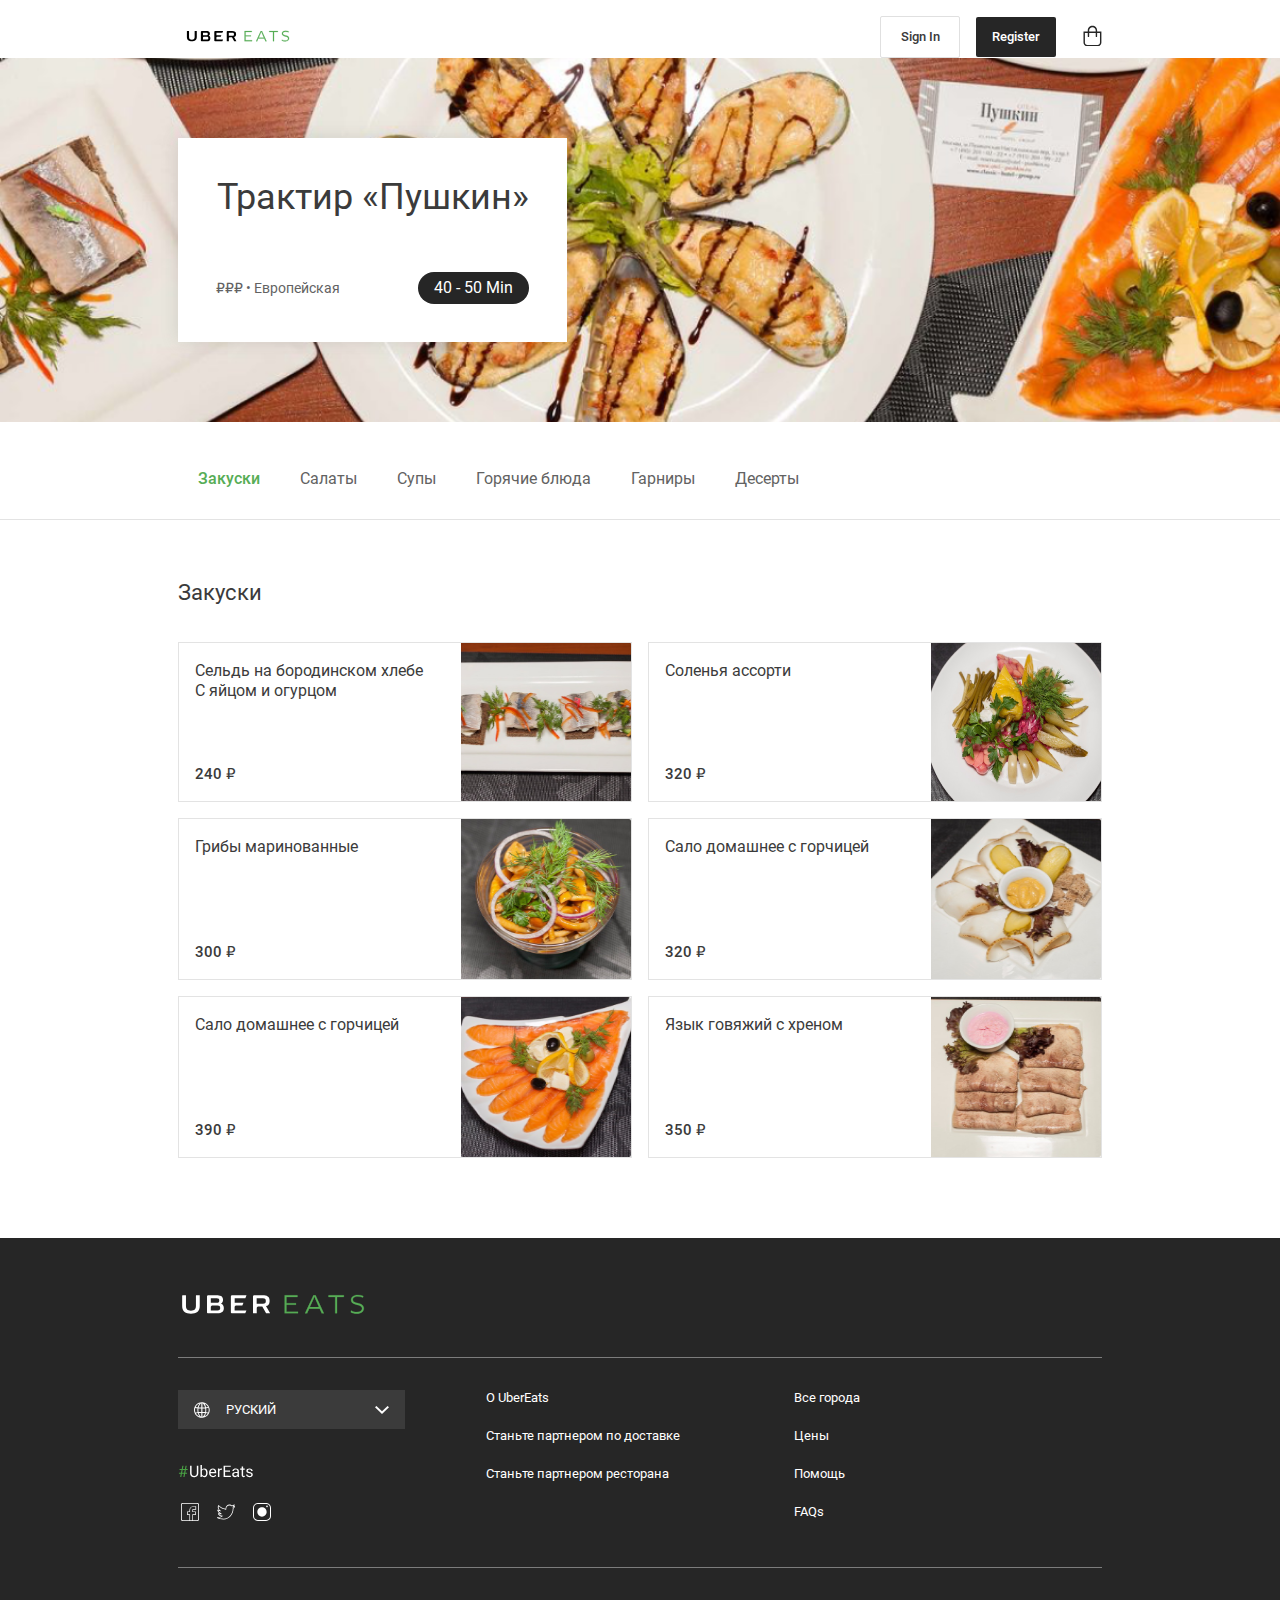
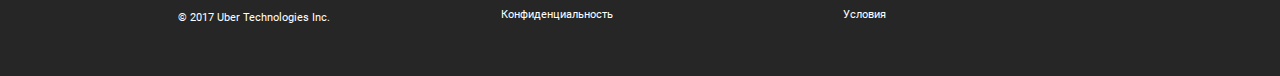
<file: index.html>
<!DOCTYPE html>
<html lang="en">
<head>
    <meta charset="UTF-8">
    <meta http-equiv="X-UA-Compatible" content="IE=edge">
    <meta name="viewport" content="width=device-width, initial-scale=1.0">
    <title>Document</title>
    <link rel="stylesheet" href="styles.css">
</head>
<body>
    <header class="header">
        <div class="header__container container">
            <a href="./index.html" class="header__logo-link">
                <img width="120" height="12" src="./img/header-logo.svg" alt="Логотип компании 'Трактир «Пушкин»'" class="header__logo" />
            </a>
            <div class="header__btns">
                <button class="header__btn header__btn--sigh-in">Sign In</button>
                <button class="header__btn header__btn--register">Register</button>
                <button class="header__cart">
                    <svg class="header__cart-icon" width="19" height="23" viewBox="0 0 19 23" fill="none" xmlns="http://www.w3.org/2000/svg">
                        <path fill-rule="evenodd" clip-rule="evenodd" d="M18.9474 6.85889H0V18.6484C0 20.8575 1.79086 22.6484 4 22.6484H14.9474C17.1565 22.6484 18.9474 20.8575 18.9474 18.6484V6.85889ZM4 21.1484C2.61929 21.1484 1.5 20.0291 1.5 18.6484V8.35889H17.4474V18.6484C17.4474 20.0291 16.3281 21.1484 14.9474 21.1484H4Z" fill="#262626" />
                        <path d="M6.01318 12.0601V5.86812C6.01318 3.95692 7.56251 2.40759 9.47371 2.40759C11.3849 2.40759 12.9342 3.95692 12.9342 5.86812V12.0601C12.9342 12.4743 13.27 12.8101 13.6842 12.8101C14.0984 12.8101 14.4342 12.4743 14.4342 12.0601V5.86812C14.4342 3.1285 12.2133 0.907593 9.47371 0.907593C6.73409 0.907593 4.51318 3.1285 4.51318 5.86812V12.0601C4.51318 12.4743 4.84897 12.8101 5.26318 12.8101C5.6774 12.8101 6.01318 12.4743 6.01318 12.0601Z" fill="#262626" />
                    </svg>
                </button>
            </div>
        </div>
        <section class="promo">
			<div class="promo__container container">
				<div class="promo__card">
					<h1 class="promo__title">Трактир «Пушкин»</h1>
					<div class="promo__info">
						<span class="promo__currency">&#8381;&#8381;&#8381; • Европейская</span>
						<span class="promo__time">40 - 50 Min</span>
					</div>
				</div>
			</div>
		</section>
    </header>
    <section class="nav">
        <h2 class="visually-hidden">Навигация</h2>
        <div class="container">
            <nav class="nav__nav">
                <ul class="nav__list">
                    <li class="nav__item">
                        <a href="#" class="nav__link nav__link--active">Закуски</a>
                    </li>
                    <li class="nav__item">
                        <a href="#" class="nav__link">Салаты</a>
                    </li>
                    <li class="nav__item">
                        <a href="#" class="nav__link">Супы</a>
                    </li>
                    <li class="nav__item">
                        <a href="#" class="nav__link">Горячие блюда</a>
                    </li>
                    <li class="nav__item">
                        <a href="#" class="nav__link">Гарниры</a>
                    </li>
                    <li class="nav__item">
                        <a href="#" class="nav__link">Десерты</a>
                    </li>
                </ul>
            </nav>
        </div>
    </section>
    <section class="menu">
        <div class="container">
            <h2 class="menu__title">Закуски</h2>
            <ul class="menu__list">
                <li class="menu__item">
                    <a href="#" class="menu__card">
                        <div class="menu__info">
                            <h3 class="menu__name">Сельдь на бородинском хлебе</h3>
                            <p class="menu__recipe">С яйцом и огурцом</p>
                            <span class="menu__price">240 &#8381;</span>
                        </div>
                        <div class="menu__img-wrapper">
                            <img width="170" height="160" src="./img/dish1.png" alt="Изображение блюда" class="menu__img" />
                        </div>
                    </a>
                </li>

                <li class="menu__item">
                    <a href="#" class="menu__card">
                        <div class="menu__info">
                            <h3 class="menu__name">Соленья ассорти</h3>
                            <span class="menu__price">320 &#8381;</span>
                        </div>
                        <div class="menu__img-wrapper">
                            <img width="170" height="160" src="./img/dish2.png" alt="Изображение блюда" class="menu__img" />
                        </div>
                    </a>
                </li>

                <li class="menu__item">
                    <a href="#" class="menu__card">
                        <div class="menu__info">
                            <h3 class="menu__name">Грибы маринованные</h3>
                            <span class="menu__price">300 &#8381;</span>
                        </div>
                        <div class="menu__img-wrapper">
                            <img width="170" height="160" src="./img/dish3.png" alt="Изображение блюда" class="menu__img" />
                        </div>
                    </a>
                </li>

                <li class="menu__item">
                    <a href="#" class="menu__card">
                        <div class="menu__info">
                            <h3 class="menu__name">Сало домашнее с горчицей</h3>
                            <span class="menu__price">320 &#8381;</span>
                        </div>
                        <div class="menu__img-wrapper">
                            <img width="170" height="160" src="./img/dish4.png" alt="Изображение блюда" class="menu__img" />
                        </div>
                    </a>
                </li>

                <li class="menu__item">
                    <a href="#" class="menu__card">
                        <div class="menu__info">
                            <h3 class="menu__name">Сало домашнее с горчицей</h3>
                            <span class="menu__price">390 &#8381;</span>
                        </div>
                        <div class="menu__img-wrapper">
                            <img width="170" height="160" src="./img/dish5.png" alt="Изображение блюда" class="menu__img" />
                        </div>
                    </a>
                </li>

                <li class="menu__item">
                    <a href="#" class="menu__card">
                        <div class="menu__info">
                            <h3 class="menu__name">Язык говяжий с хреном</h3>
                            <span class="menu__price">350 &#8381;</span>
                        </div>
                        <div class="menu__img-wrapper">
                            <img width="170" height="160" src="./img/dish6.png" alt="Изображение блюда" class="menu__img" />
                        </div>
                    </a>
                </li>
            </ul>
        </div>
    </section>
    
	<footer class="footer">
		<div class="footer__container container">
			<div class="footer__row">
				<a href="./index.html" class="footer__logo-link">
					<img width="190" height="20" src="./img/footer-logo.svg" alt="Логотип компании 'Трактир «Пушкин»'" class="footer__logo" />
				</a>
			</div>
			<div class="footer__row">
				<div class="footer__column">
					<div tabindex="1" class="footer__lang-wrapper">
						<svg class="footer__lang-icon" width="16" height="16" viewBox="0 0 16 16" fill="none" xmlns="http://www.w3.org/2000/svg">
							<path fill-rule="evenodd" clip-rule="evenodd" d="M8.33738 0.165901C8.31605 0.163493 8.29475 0.160799 8.27343 0.158103C8.20775 0.149798 8.14196 0.141479 8.0752 0.141479C8.06136 0.141479 8.04768 0.143335 8.03402 0.145186C8.02221 0.146788 8.01042 0.148387 7.99857 0.148778C7.97719 0.148387 7.95592 0.146784 7.93464 0.14518C7.91011 0.14333 7.88555 0.141479 7.86075 0.141479C3.52699 0.141479 0.00109863 3.66765 0.00109863 8.00113C0.00109863 12.3352 3.52699 15.8608 7.86075 15.8608C7.88567 15.8608 7.91035 15.859 7.93496 15.8572C7.95608 15.8557 7.97716 15.8541 7.99829 15.8538C8.01027 15.8542 8.02213 15.8557 8.03398 15.8572C8.04768 15.859 8.06136 15.8608 8.0752 15.8608C8.14546 15.8608 8.21464 15.8519 8.28375 15.8431L8.3151 15.8391L8.33738 15.8364C12.4491 15.5882 15.7204 12.1743 15.7204 8.00113C15.7204 3.82794 12.4491 0.414322 8.33738 0.165901ZM5.50791 1.54387C4.71184 2.46288 4.0651 3.78246 3.71001 5.34092C2.60573 5.22106 1.93934 5.08155 1.67071 5.01699C2.45109 3.40556 3.82691 2.16028 5.50791 1.54387ZM1.29878 5.93236C1.09247 6.58527 0.980186 7.28029 0.980186 8.00113C0.981349 8.84796 1.13993 9.6872 1.44784 10.4761C1.7625 10.4 2.4637 10.2543 3.60194 10.1308C3.48124 9.4546 3.41022 8.74302 3.41022 8.00113C3.41083 7.43445 3.45088 6.86849 3.53008 6.30737C2.2032 6.16001 1.48629 5.98288 1.29878 5.93236ZM1.87562 11.3833C2.23155 11.3075 2.86931 11.1927 3.81191 11.0942C4.18271 12.4663 4.78594 13.6258 5.50847 14.459C3.97124 13.8965 2.68363 12.8066 1.87506 11.3833H1.87562ZM4.70762 11.0103C5.21598 12.9791 6.45612 14.4396 7.29822 14.7921V10.9072C6.45612 10.9173 5.43857 10.9561 4.70762 11.0103ZM7.29822 9.92871C6.45612 9.93937 5.31001 9.9826 4.52854 10.0432C4.42103 9.39481 4.39043 8.70878 4.39043 8.00113C4.39043 7.45095 4.4011 6.91537 4.46762 6.39804C5.26117 6.46092 6.45612 6.50611 7.29822 6.51734V9.92843V9.92871ZM4.60236 5.42794C5.3552 5.48548 6.45612 5.52815 7.29822 5.53853V5.53825V1.21039C6.45612 1.58878 5.07254 3.23987 4.60236 5.42794ZM14.0255 4.96309C13.872 5.01025 13.2499 5.18373 12.0196 5.32941C11.742 3.85292 11.241 2.59481 10.5875 1.68646C12.0856 2.33573 13.3038 3.50457 14.0255 4.96281V4.96309ZM11.1121 5.42653C10.6509 3.21123 9.26313 1.54527 8.42103 1.1958V5.53881C9.26313 5.52843 10.3713 5.48548 11.1121 5.42653ZM8.42103 6.51734C9.26313 6.50639 10.4435 6.46008 11.2272 6.39495C11.2918 6.91313 11.308 7.44955 11.308 8.00113C11.308 8.70962 11.2828 9.39678 11.1784 10.046C10.4067 9.98373 9.26313 9.93881 8.42103 9.92871V6.51734ZM8.42103 10.9072V14.8067V14.807C9.26313 14.4808 10.51 13.0077 11.0097 11.0125C10.2883 10.9569 9.26313 10.9173 8.42103 10.9072ZM10.5875 14.3164C11.1764 13.4978 11.6454 12.3992 11.9349 11.1088C12.9027 11.2202 13.5124 11.3499 13.8198 11.4274C13.0796 12.7118 11.9466 13.7245 10.5875 14.3164ZM12.1678 6.29671C12.3155 7.57569 12.2957 8.86847 12.1089 10.1423L12.1092 10.142C13.3038 10.2824 13.9834 10.4514 14.2537 10.5303C14.5653 9.74653 14.7422 8.8946 14.7422 8.00113C14.7418 7.11797 14.5702 6.24327 14.2369 5.42541L14.3949 5.87173C14.3506 5.88744 13.6808 6.11509 12.1678 6.29671Z" fill="white" />
						</svg>
						<div class="footer__lang-select">Руский</div>
						<svg class="footer__lang-arrow" width="14" height="8" viewBox="0 0 14 8" fill="none" xmlns="http://www.w3.org/2000/svg">
							<path d="M1.4175 0L0 1.34583L7 8L14 1.34583L12.5825 0L7 5.30417L1.4175 0Z" fill="white" />
						</svg>
						<ul class="footer__lang-menu">
							<li class="footer__lang-item">
								<a href="./pages/en/main.html" class="footer__lang-link"> Ангиский </a>
							</li>
							<li class="footer__lang-item">
								<a href="./index.html" class="footer__lang-link footer__lang-link--active"> Русский </a>
							</li>
						</ul>
					</div>
					<div class="footer__brand">
						<svg class="footer__brand-name" width="76" height="19" viewBox="0 0 76 19" fill="none" xmlns="http://www.w3.org/2000/svg">
							<path d="M20.3281 3.625V11.3594C20.3229 12.4323 19.9844 13.3099 19.3125 13.9922C18.6458 14.6745 17.7396 15.0573 16.5938 15.1406L16.1953 15.1562C14.9505 15.1562 13.9583 14.8203 13.2188 14.1484C12.4792 13.4766 12.1042 12.5521 12.0938 11.375V3.625H13.5781V11.3281C13.5781 12.151 13.8047 12.7917 14.2578 13.25C14.7109 13.7031 15.3568 13.9297 16.1953 13.9297C17.0443 13.9297 17.6927 13.7031 18.1406 13.25C18.5938 12.7969 18.8203 12.1589 18.8203 11.3359V3.625H20.3281ZM29.625 10.8672C29.625 12.1589 29.3281 13.1979 28.7344 13.9844C28.1406 14.7656 27.3438 15.1562 26.3438 15.1562C25.276 15.1562 24.4505 14.7786 23.8672 14.0234L23.7969 15H22.4688V3H23.9141V7.47656C24.4974 6.7526 25.3021 6.39062 26.3281 6.39062C27.3542 6.39062 28.1589 6.77865 28.7422 7.55469C29.3307 8.33073 29.625 9.39323 29.625 10.7422V10.8672ZM28.1797 10.7031C28.1797 9.71875 27.9896 8.95833 27.6094 8.42188C27.2292 7.88542 26.6823 7.61719 25.9688 7.61719C25.0156 7.61719 24.3307 8.0599 23.9141 8.94531V12.6016C24.3568 13.487 25.0469 13.9297 25.9844 13.9297C26.6771 13.9297 27.2161 13.6615 27.6016 13.125C27.987 12.5885 28.1797 11.7812 28.1797 10.7031ZM34.9609 15.1562C33.8151 15.1562 32.8828 14.7812 32.1641 14.0312C31.4453 13.276 31.0859 12.2682 31.0859 11.0078V10.7422C31.0859 9.90365 31.2448 9.15625 31.5625 8.5C31.8854 7.83854 32.3333 7.32292 32.9062 6.95312C33.4844 6.57812 34.1094 6.39062 34.7812 6.39062C35.8802 6.39062 36.7344 6.7526 37.3438 7.47656C37.9531 8.20052 38.2578 9.23698 38.2578 10.5859V11.1875H32.5312C32.5521 12.0208 32.7943 12.6953 33.2578 13.2109C33.7266 13.7214 34.3203 13.9766 35.0391 13.9766C35.5495 13.9766 35.9818 13.8724 36.3359 13.6641C36.6901 13.4557 37 13.1797 37.2656 12.8359L38.1484 13.5234C37.4401 14.612 36.3776 15.1562 34.9609 15.1562ZM34.7812 7.57812C34.1979 7.57812 33.7083 7.79167 33.3125 8.21875C32.9167 8.64062 32.6719 9.23438 32.5781 10H36.8125V9.89062C36.7708 9.15625 36.5729 8.58854 36.2188 8.1875C35.8646 7.78125 35.3854 7.57812 34.7812 7.57812ZM44.0234 7.84375C43.8047 7.80729 43.5677 7.78906 43.3125 7.78906C42.3646 7.78906 41.7214 8.19271 41.3828 9V15H39.9375V6.54688H41.3438L41.3672 7.52344C41.8411 6.76823 42.513 6.39062 43.3828 6.39062C43.6641 6.39062 43.8776 6.42708 44.0234 6.5V7.84375ZM52.0156 9.74219H47.0859V13.7734H52.8125V15H45.5859V3.625H52.7344V4.85938H47.0859V8.51562H52.0156V9.74219ZM59.6719 15C59.5885 14.8333 59.5208 14.5365 59.4688 14.1094C58.7969 14.8073 57.9948 15.1562 57.0625 15.1562C56.2292 15.1562 55.5443 14.9219 55.0078 14.4531C54.4766 13.9792 54.2109 13.3802 54.2109 12.6562C54.2109 11.776 54.5443 11.0938 55.2109 10.6094C55.8828 10.1198 56.8255 9.875 58.0391 9.875H59.4453V9.21094C59.4453 8.70573 59.2943 8.30469 58.9922 8.00781C58.6901 7.70573 58.2448 7.55469 57.6562 7.55469C57.1406 7.55469 56.7083 7.6849 56.3594 7.94531C56.0104 8.20573 55.8359 8.52083 55.8359 8.89062H54.3828C54.3828 8.46875 54.5312 8.0625 54.8281 7.67188C55.1302 7.27604 55.5365 6.96354 56.0469 6.73438C56.5625 6.50521 57.1276 6.39062 57.7422 6.39062C58.7161 6.39062 59.4792 6.63542 60.0312 7.125C60.5833 7.60938 60.8698 8.27865 60.8906 9.13281V13.0234C60.8906 13.7995 60.9896 14.4167 61.1875 14.875V15H59.6719ZM57.2734 13.8984C57.7266 13.8984 58.1562 13.7812 58.5625 13.5469C58.9688 13.3125 59.263 13.0078 59.4453 12.6328V10.8984H58.3125C56.5417 10.8984 55.6562 11.4167 55.6562 12.4531C55.6562 12.9062 55.8073 13.2604 56.1094 13.5156C56.4115 13.7708 56.7995 13.8984 57.2734 13.8984ZM65.1172 4.5V6.54688H66.6953V7.66406H65.1172V12.9062C65.1172 13.2448 65.1875 13.5 65.3281 13.6719C65.4688 13.8385 65.7083 13.9219 66.0469 13.9219C66.2135 13.9219 66.4427 13.8906 66.7344 13.8281V15C66.3542 15.1042 65.9844 15.1562 65.625 15.1562C64.9792 15.1562 64.4922 14.9609 64.1641 14.5703C63.8359 14.1797 63.6719 13.625 63.6719 12.9062V7.66406H62.1328V6.54688H63.6719V4.5H65.1172ZM73.3125 12.7578C73.3125 12.3672 73.1641 12.0651 72.8672 11.8516C72.5755 11.6328 72.0625 11.4453 71.3281 11.2891C70.599 11.1328 70.0182 10.9453 69.5859 10.7266C69.1589 10.5078 68.8411 10.2474 68.6328 9.94531C68.4297 9.64323 68.3281 9.28385 68.3281 8.86719C68.3281 8.17448 68.6198 7.58854 69.2031 7.10938C69.7917 6.63021 70.5417 6.39062 71.4531 6.39062C72.4115 6.39062 73.1875 6.63802 73.7812 7.13281C74.3802 7.6276 74.6797 8.26042 74.6797 9.03125H73.2266C73.2266 8.63542 73.0573 8.29427 72.7188 8.00781C72.3854 7.72135 71.9635 7.57812 71.4531 7.57812C70.9271 7.57812 70.5156 7.69271 70.2188 7.92188C69.9219 8.15104 69.7734 8.45052 69.7734 8.82031C69.7734 9.16927 69.9115 9.43229 70.1875 9.60938C70.4635 9.78646 70.9609 9.95573 71.6797 10.1172C72.4036 10.2786 72.9896 10.4714 73.4375 10.6953C73.8854 10.9193 74.2161 11.1901 74.4297 11.5078C74.6484 11.8203 74.7578 12.2031 74.7578 12.6562C74.7578 13.4115 74.4557 14.0182 73.8516 14.4766C73.2474 14.9297 72.4635 15.1562 71.5 15.1562C70.8229 15.1562 70.224 15.0365 69.7031 14.7969C69.1823 14.5573 68.7734 14.224 68.4766 13.7969C68.1849 13.3646 68.0391 12.8984 68.0391 12.3984H69.4844C69.5104 12.8828 69.7031 13.2682 70.0625 13.5547C70.4271 13.8359 70.9062 13.9766 71.5 13.9766C72.0469 13.9766 72.4844 13.8672 72.8125 13.6484C73.1458 13.4245 73.3125 13.1276 73.3125 12.7578Z" fill="white" />
							<path d="M5.97656 11.7969H3.91406L3.28906 15H2.17188L2.79688 11.7969H0.929688V10.7266H3L3.53906 7.96094H1.52344V6.875H3.75L4.39062 3.625H5.50781L4.86719 6.875H6.92969L7.57031 3.625H8.69531L8.05469 6.875H9.64844V7.96094H7.84375L7.30469 10.7266H9.0625V11.7969H7.10156L6.47656 15H5.35156L5.97656 11.7969ZM4.11719 10.7266H6.17969L6.71875 7.96094H4.65625L4.11719 10.7266Z" fill="#49A144" />
						</svg>
					</div>
					<ul class="footer__media">
						<li class="footer__media-item">
							<a href="https://www.facebook.com" target="_blank" class="footer__media-link">
								<svg width="24" height="24" viewBox="0 0 24 24" fill="none" xmlns="http://www.w3.org/2000/svg">
									<path fill-rule="evenodd" clip-rule="evenodd" d="M19.5 3H4.50001C3.65999 3 3 3.65999 3 4.50001V19.5C3 20.34 3.65999 21 4.50001 21H11.4H15H19.5C20.34 21 21 20.34 21 19.5V4.50001C21 3.65999 20.34 3 19.5 3ZM12.0519 14.2609H9.8V11.9652H12.0519V9.95653C12.0519 8.32088 13.2904 6.94349 14.8667 6.8H17.4V9.09566H15.1481C14.6696 9.09566 14.3037 9.46869 14.3037 9.95653V11.9652H17.1185V14.2609H14.3037V20.2H12.0519V14.2609ZM14.9286 20.2H19.3214C19.8193 20.2 20.2 19.8193 20.2 19.3214V4.67857C20.2 4.1807 19.8193 3.8 19.3215 3.8H4.67857C4.1807 3.8 3.8 4.1807 3.8 4.67857V19.3214C3.8 19.8193 4.1807 20.2 4.67857 20.2L11.4143 20.2V14.9286H9.0714V11.4143H11.4143V9.94997C11.4143 7.98784 12.9372 6.31855 14.8993 6.14284H18.15V9.65713H15.2214C15.0457 9.65713 14.9286 9.77426 14.9286 9.94997V11.4143H17.8571V14.9286H14.9286V20.2Z" fill="white" />
									<mask id="mask0_1_1113" style="mask-type: alpha" maskUnits="userSpaceOnUse" x="3" y="3" width="18" height="18">
										<path fill-rule="evenodd" clip-rule="evenodd" d="M19.5 3H4.50001C3.65999 3 3 3.65999 3 4.50001V19.5C3 20.34 3.65999 21 4.50001 21H11.4H15H19.5C20.34 21 21 20.34 21 19.5V4.50001C21 3.65999 20.34 3 19.5 3ZM12.0519 14.2609H9.8V11.9652H12.0519V9.95653C12.0519 8.32088 13.2904 6.94349 14.8667 6.8H17.4V9.09566H15.1481C14.6696 9.09566 14.3037 9.46869 14.3037 9.95653V11.9652H17.1185V14.2609H14.3037V20.2H12.0519V14.2609ZM14.9286 20.2H19.3214C19.8193 20.2 20.2 19.8193 20.2 19.3214V4.67857C20.2 4.1807 19.8193 3.8 19.3215 3.8H4.67857C4.1807 3.8 3.8 4.1807 3.8 4.67857V19.3214C3.8 19.8193 4.1807 20.2 4.67857 20.2L11.4143 20.2V14.9286H9.0714V11.4143H11.4143V9.94997C11.4143 7.98784 12.9372 6.31855 14.8993 6.14284H18.15V9.65713H15.2214C15.0457 9.65713 14.9286 9.77426 14.9286 9.94997V11.4143H17.8571V14.9286H14.9286V20.2Z" fill="white" />
									</mask>
								</svg>
							</a>
						</li>
						<li class="footer__media-item">
							<a href="https://twitter.com" target="_blank" class="footer__media-link">
								<svg width="24" height="24" viewBox="0 0 24 24" fill="none" xmlns="http://www.w3.org/2000/svg">
									<path fill-rule="evenodd" clip-rule="evenodd" d="M20.5302 6.09487C20.6525 6.06362 20.8052 6.09487 20.8969 6.1886C20.9885 6.28233 21.0191 6.43856 20.9886 6.56358C20.7136 7.46975 20.1637 8.12596 19.4915 8.46969V8.56342C19.4915 14.5942 15.092 19.5 9.71486 19.5C6.6902 19.5 4.24606 18.9688 3.14618 18.0626C3.02398 17.9376 2.96286 17.7814 3.02398 17.5939C3.08506 17.4377 3.23782 17.3127 3.42114 17.3127C5.22371 17.2814 6.38468 16.844 7.27068 16.3127C5.55976 16.094 4.49043 15.2503 3.94051 13.6567C3.87939 13.5005 3.94051 13.3443 4.06271 13.2505C4.18491 13.1567 4.36823 13.1567 4.49043 13.2192C4.94871 13.5317 5.407 13.5942 5.95692 13.5942C4.79595 12.8756 3.72663 11.6881 3.2989 10.2195C3.26835 10.0633 3.32946 9.87582 3.45167 9.81331C3.60443 9.71959 3.75719 9.75084 3.87939 9.84457C4.21547 10.1258 4.58211 10.3133 5.13203 10.407C3.94051 9.15711 3.20726 7.31352 4.24603 5.28243L4.42935 4.90744L4.7348 5.21992C6.62905 7.25101 8.3705 8.18843 11.5479 8.81338V8.6884C11.5479 6.40735 13.2894 4.5325 15.4586 4.50124C16.314 4.50124 17.5056 5.12619 17.9944 5.40741C18.0061 5.40741 18.0177 5.41197 18.0277 5.41587C18.0438 5.42217 18.0555 5.42673 18.0555 5.40741C18.6666 5.21996 19.3998 4.90748 20.2552 4.5325C20.3775 4.47002 20.5302 4.50128 20.6219 4.59501C20.7136 4.68877 20.7441 4.81375 20.683 4.96999C20.5302 5.40745 20.2858 5.87616 19.9192 6.31362L20.5302 6.09487ZM18.7354 8.23772L18.9133 8.17735C19.4765 7.96612 19.8025 7.51342 20.01 7.12114L18.854 7.51346C18.7058 7.57383 18.528 7.51346 18.4687 7.36256C18.4094 7.21166 18.4391 7.03058 18.5576 6.94005C19.0319 6.5477 19.3875 6.12519 19.6543 5.6725C19.0615 5.91392 18.528 6.12519 18.0834 6.27609C17.9056 6.33643 17.7277 6.30624 17.5499 6.21572L17.5311 6.20529C17.1826 6.01157 16.085 5.40141 15.4158 5.43104C13.6374 5.46123 12.2147 7.00039 12.2147 8.8715V9.71651L11.859 9.65614C8.59858 9.05255 6.79051 8.17735 4.89354 6.27606C4.00434 8.56971 5.84201 10.1692 6.46446 10.6219L7.20544 11.1652H6.28658C5.69378 11.1652 5.04171 11.1048 4.44891 10.8332C5.10101 12.2214 6.43482 13.2475 7.56113 13.5795L7.47223 14.1831C7.23512 14.1831 6.99797 14.1831 6.76087 14.2133C6.13841 14.2434 5.57526 14.2434 5.04175 14.0624C5.63455 15.2092 6.67196 15.692 8.36143 15.692H9.25064L8.50963 16.2353C7.59078 16.9596 6.40517 17.6235 4.36 17.7744C5.33811 18.2573 7.14614 18.71 9.84341 18.71C14.4647 18.71 18.7354 13.999 18.7354 8.75079V8.23772Z" fill="white" />
									<mask id="mask0_1_1140" style="mask-type: alpha" maskUnits="userSpaceOnUse" x="3" y="4" width="18" height="16">
										<path fill-rule="evenodd" clip-rule="evenodd" d="M20.5302 6.09487C20.6525 6.06362 20.8052 6.09487 20.8969 6.1886C20.9885 6.28233 21.0191 6.43856 20.9886 6.56358C20.7136 7.46975 20.1637 8.12596 19.4915 8.46969V8.56342C19.4915 14.5942 15.092 19.5 9.71486 19.5C6.6902 19.5 4.24606 18.9688 3.14618 18.0626C3.02398 17.9376 2.96286 17.7814 3.02398 17.5939C3.08506 17.4377 3.23782 17.3127 3.42114 17.3127C5.22371 17.2814 6.38468 16.844 7.27068 16.3127C5.55976 16.094 4.49043 15.2503 3.94051 13.6567C3.87939 13.5005 3.94051 13.3443 4.06271 13.2505C4.18491 13.1567 4.36823 13.1567 4.49043 13.2192C4.94871 13.5317 5.407 13.5942 5.95692 13.5942C4.79595 12.8756 3.72663 11.6881 3.2989 10.2195C3.26835 10.0633 3.32946 9.87582 3.45167 9.81331C3.60443 9.71959 3.75719 9.75084 3.87939 9.84457C4.21547 10.1258 4.58211 10.3133 5.13203 10.407C3.94051 9.15711 3.20726 7.31352 4.24603 5.28243L4.42935 4.90744L4.7348 5.21992C6.62905 7.25101 8.3705 8.18843 11.5479 8.81338V8.6884C11.5479 6.40735 13.2894 4.5325 15.4586 4.50124C16.314 4.50124 17.5056 5.12619 17.9944 5.40741C18.0061 5.40741 18.0177 5.41197 18.0277 5.41587C18.0438 5.42217 18.0555 5.42673 18.0555 5.40741C18.6666 5.21996 19.3998 4.90748 20.2552 4.5325C20.3775 4.47002 20.5302 4.50128 20.6219 4.59501C20.7136 4.68877 20.7441 4.81375 20.683 4.96999C20.5302 5.40745 20.2858 5.87616 19.9192 6.31362L20.5302 6.09487ZM18.7354 8.23772L18.9133 8.17735C19.4765 7.96612 19.8025 7.51342 20.01 7.12114L18.854 7.51346C18.7058 7.57383 18.528 7.51346 18.4687 7.36256C18.4094 7.21166 18.4391 7.03058 18.5576 6.94005C19.0319 6.5477 19.3875 6.12519 19.6543 5.6725C19.0615 5.91392 18.528 6.12519 18.0834 6.27609C17.9056 6.33643 17.7277 6.30624 17.5499 6.21572L17.5311 6.20529C17.1826 6.01157 16.085 5.40141 15.4158 5.43104C13.6374 5.46123 12.2147 7.00039 12.2147 8.8715V9.71651L11.859 9.65614C8.59858 9.05255 6.79051 8.17735 4.89354 6.27606C4.00434 8.56971 5.84201 10.1692 6.46446 10.6219L7.20544 11.1652H6.28658C5.69378 11.1652 5.04171 11.1048 4.44891 10.8332C5.10101 12.2214 6.43482 13.2475 7.56113 13.5795L7.47223 14.1831C7.23512 14.1831 6.99797 14.1831 6.76087 14.2133C6.13841 14.2434 5.57526 14.2434 5.04175 14.0624C5.63455 15.2092 6.67196 15.692 8.36143 15.692H9.25064L8.50963 16.2353C7.59078 16.9596 6.40517 17.6235 4.36 17.7744C5.33811 18.2573 7.14614 18.71 9.84341 18.71C14.4647 18.71 18.7354 13.999 18.7354 8.75079V8.23772Z" fill="white" />
									</mask>
								</svg>
							</a>
						</li>
						<li class="footer__media-item">
							<a href="https://www.instagram.com" target="_blank" class="footer__media-link">
								<svg width="24" height="24" viewBox="0 0 24 24" fill="none" xmlns="http://www.w3.org/2000/svg">
									<path fill-rule="evenodd" clip-rule="evenodd" d="M16.0325 3H7.96724C5.22831 3 3 5.22841 3 7.96735V16.0327C3 18.7717 5.22831 21 7.96724 21H16.0325C18.7717 21 21 18.7716 21 16.0327V7.96735C21.0001 5.22841 18.7717 3 16.0325 3ZM20.0001 16.3579C20.0001 18.3662 18.3662 20 16.3579 20H7.642C5.6338 20.0001 4 18.3662 4 16.3579V7.64212C4 5.63392 5.6338 4 7.642 4H16.3578C18.3661 4 20 5.63392 20 7.64212V16.3579H20.0001ZM7.36186 12.0002C7.36186 9.4427 9.44249 7.36207 12 7.36207C14.5575 7.36207 16.6381 9.4427 16.6381 12.0002C16.6381 14.5576 14.5575 16.6381 12 16.6381C9.44249 16.6381 7.36186 14.5576 7.36186 12.0002ZM16.4349 5.83418C16.5833 5.68509 16.7898 5.6 17 5.6C17.2109 5.6 17.4175 5.68509 17.5658 5.83418C17.7149 5.98255 17.8 6.18909 17.8 6.4C17.8 6.61018 17.7149 6.81673 17.5658 6.96582C17.4167 7.11418 17.2109 7.2 17 7.2C16.7898 7.2 16.5833 7.11418 16.4349 6.96582C16.2858 6.81673 16.2 6.61025 16.2 6.4C16.2 6.18909 16.2857 5.98255 16.4349 5.83418Z" fill="white" />
									<mask id="mask0_1_1123" style="mask-type: alpha" maskUnits="userSpaceOnUse" x="7" y="5" width="11" height="12">
										<path fill-rule="evenodd" clip-rule="evenodd" d="M16.4349 5.83419C16.5833 5.6851 16.7898 5.60001 17 5.60001C17.2109 5.60001 17.4175 5.6851 17.5658 5.83419C17.7149 5.98255 17.8 6.1891 17.8 6.40001C17.8 6.61019 17.7149 6.81673 17.5658 6.96582C17.4167 7.11419 17.2109 7.20001 17 7.20001C16.7898 7.20001 16.5833 7.11419 16.4349 6.96582C16.2858 6.81673 16.2 6.61026 16.2 6.40001C16.2 6.1891 16.2857 5.98255 16.4349 5.83419ZM12 7.36207C9.44245 7.36207 7.36182 9.44271 7.36182 12.0002C7.36182 14.5576 9.44245 16.6382 12 16.6382C14.5575 16.6382 16.6381 14.5576 16.6381 12.0002C16.6381 9.44271 14.5575 7.36207 12 7.36207ZM12 15.8397C9.88274 15.8397 8.16003 14.1173 8.16003 12C8.16003 9.88258 9.88261 8.16001 12 8.16001C14.1175 8.16001 15.84 9.88258 15.84 12C15.84 14.1173 14.1173 15.8397 12 15.8397Z" fill="white" />
									</mask>
								</svg>
							</a>
						</li>
					</ul>
				</div>
				<div class="footer__column">
					<ul class="footer__list">
						<li class="footer__item">
							<a href="#" class="footer__link">О UberEats</a>
						</li>
						<li class="footer__item">
							<a href="#" class="footer__link">Станьте партнером по доставке</a>
						</li>
						<li class="footer__item">
							<a href="#" class="footer__link">Станьте партнером ресторана</a>
						</li>
					</ul>
				</div>
				<div class="footer__column">
					<ul class="footer__list">
						<li class="footer__item">
							<a href="#" class="footer__link">Все города</a>
						</li>
						<li class="footer__item">
							<a href="#" class="footer__link">Цены</a>
						</li>
						<li class="footer__item">
							<a href="#" class="footer__link">Помощь</a>
						</li>
						<li class="footer__item">
							<a href="#" class="footer__link">FAQs</a>
						</li>
					</ul>
				</div>
			</div>
			<div class="footer__row">
				<div class="footer__column">
					<span class="footer__copyright">© 2017 Uber Technologies Inc.</span>
				</div>
				<div class="footer__column">
					<a href="#" class="footer__privacy">Конфиденциальность</a>
				</div>
				<div class="footer__column">
					<a href="#" class="footer__terms">Условия</a>
				</div>
			</div>
		</div>
	</footer>
</body>
</html>
</file>
<file: styles.css>
button {
    color: currentColor;
    border: transparent;
    background: transparent;
    cursor: pointer;
}

.container {
    max-width: 940px;
    margin: 0 auto;
    padding: 0 8px;
}

.visually-hidden {
  position: absolute;
  width: 1px;
  height: 1px;
  margin: -1px;
  border: 0;
  padding: 0;
  clip: rect(0 0 0 0);
  overflow: hidden;
}

@media (max-width: 957px) {
  .container {
    max-width: 100%;
    width: 100%;
  }
}

.header {
  padding: 16px 0;
  width: 100%;
  background-color: #fff;
}

.header__container {
  display: -webkit-box;
  display: -webkit-flex;
  display: -ms-flexbox;
  display: flex;
  -webkit-box-pack: justify;
  -webkit-justify-content: space-between;
  -ms-flex-pack: justify;
  justify-content: space-between;
  -webkit-box-align: center;
  -webkit-align-items: center;
  -ms-flex-align: center;
  align-items: center;
}

.header__btns {
  display: -webkit-box;
  display: -webkit-flex;
  display: -ms-flexbox;
  display: flex;
  -webkit-box-align: center;
  -webkit-align-items: center;
  -ms-flex-align: center;
  align-items: center;
}

.header__btn {
  padding: 8px;
  min-height: 40px;
  min-width: 80px;
  font-weight: 500;
  font-size: 13px;
  line-height: 24px;
  -webkit-border-radius: 2px;
  border-radius: 2px;
  -webkit-transition: all 0.3s;
  -o-transition: all 0.3s;
  transition: all 0.3s;
}

.header__btn:hover {
  color: #fff;
  background: #57ad56;
  border-color: #57ad56;
}

.header__btn--sigh-in {
  border: 1px solid #e0e0e0;
  margin-right: 16px;
}

.header__btn--register {
  background: #262626;
  margin-right: 27px;
  color: #fff;
}

.header__cart:hover path {
  fill: #57ad56;
}

.header__cart-icon {
  width: 18.95px;
  height: 21.74px;
}

.header__cart-icon path {
  -webkit-transition: fill 0.3s;
  -o-transition: fill 0.3s;
  transition: fill 0.3s;
}

@media (max-width: 768px) {
  .header__logo {
    width: 105px;
    height: 11px;
  }
  .header__btn {
    font-size: 13px;
    line-height: 24px;
  }
}

@media (max-width: 480px) {
  .header__cart {
    display: none;
  }
  .header__btn {
    font-size: 11px;
    line-height: 13px;
  }
  .header__btn--sigh-in {
    margin-right: 12px;
  }
  .header__btn--register {
    margin-right: 0;
  }
}

@media (max-width: 320px) {
  .header__btn--sigh-in {
    margin-right: 5px;
  }
}
.promo {
  min-height: 364px;
  background: url("../img/promo-bg.png") 100% center/cover no-repeat;
}

.promo__container {
  display: -webkit-box;
  display: -webkit-flex;
  display: -ms-flexbox;
  display: flex;
  -webkit-box-align: center;
  -webkit-align-items: center;
  -ms-flex-align: center;
  align-items: center;
  min-height: 364px;
}

.promo__card {
  display: -webkit-box;
  display: -webkit-flex;
  display: -ms-flexbox;
  display: flex;
  -webkit-box-orient: vertical;
  -webkit-box-direction: normal;
  -webkit-flex-direction: column;
  -ms-flex-direction: column;
  flex-direction: column;
  padding: 38px;
  min-width: 389px;
  min-height: 204px;
  background: #fff;
  -webkit-box-shadow: 0px 0px 16px #75757533;
  box-shadow: 0px 0px 16px #75757533;
}

.promo__card:hover .promo__time {
  background: #57ad56;
}

.promo__title {
  text-align: center;
  font-size: 36px;
  line-height: 42px;
}

.promo__info {
  display: -webkit-box;
  display: -webkit-flex;
  display: -ms-flexbox;
  display: flex;
  -webkit-box-pack: justify;
  -webkit-justify-content: space-between;
  -ms-flex-pack: justify;
  justify-content: space-between;
  -webkit-box-align: center;
  -webkit-align-items: center;
  -ms-flex-align: center;
  align-items: center;
  margin-top: auto;
}

.promo__currency {
  font-size: 14px;
  line-height: 16px;
  color: #626262;
}

.promo__time {
  display: block;
  padding: 8px 16px;
  background: #262626;
  color: #fff;
  -webkit-border-radius: 16px;
  border-radius: 16px;
  -webkit-transition: background 0.3s;
  -o-transition: background 0.3s;
  transition: background 0.3s;
}

@media (max-width: 768px) {
  .promo__card {
    min-width: 432px;
    min-height: 204px;
    padding: 24px;
  }
}

@media (max-width: 575px) {
  .promo {
    min-height: 256px;
  }
  .promo__title {
    font-size: 24px;
    line-height: 28px;
  }
  .promo__container {
    -webkit-box-pack: center;
    -webkit-justify-content: center;
    -ms-flex-pack: center;
    justify-content: center;
    -webkit-box-align: end;
    -webkit-align-items: flex-end;
    -ms-flex-align: end;
    align-items: flex-end;
    min-height: 256px;
  }
  .promo__card {
    min-width: 100%;
    min-height: 180px;
    -webkit-transform: translateY(56px);
    -ms-transform: translateY(56px);
    transform: translateY(56px);
  }
  .promo__info {
    -webkit-box-orient: vertical;
    -webkit-box-direction: normal;
    -webkit-flex-direction: column;
    -ms-flex-direction: column;
    flex-direction: column;
    -webkit-box-pack: center;
    -webkit-justify-content: center;
    -ms-flex-pack: center;
    justify-content: center;
    margin-top: 40px;
  }
  .promo__currency {
    font-size: 14px;
    line-height: 16px;
  }
  .promo__time {
    margin-top: 16px;
    font-size: 13px;
    line-height: 15px;
  }
}
.nav {
  background: #fff;
  border-bottom: 1px solid #75757533;
}

.nav__list {
  display: -webkit-box;
  display: -webkit-flex;
  display: -ms-flexbox;
  display: flex;
  -webkit-box-align: center;
  -webkit-align-items: center;
  -ms-flex-align: center;
  align-items: center;
}

.nav__link {
  display: block;
  padding: 31px 20px;
  width: 100%;
  font-size: 16px;
  color: #626262;
  line-height: 19px;
  background: transparent;
  -webkit-transition: background 0.5s;
  -o-transition: background 0.5s;
  transition: background 0.5s;
  white-space: nowrap;
}

.nav__link:hover {
  background: #e0e0e0;
}

.nav__link:active {
  background: #757575;
}

.nav__link--active {
  color: #57ad56;
  font-weight: 500;
}

@media (max-width: 768px) {
  .nav__list {
    display: -webkit-box;
    display: -webkit-flex;
    display: -ms-flexbox;
    display: flex;
    -webkit-box-pack: justify;
    -webkit-justify-content: space-between;
    -ms-flex-pack: justify;
    justify-content: space-between;
    -webkit-box-align: center;
    -webkit-align-items: center;
    -ms-flex-align: center;
    align-items: center;
  }
  .nav__link {
    padding: 20px 10px;
  }
}
.menu {
  padding: 56px 0 80px;
  background: #fff;
}

.menu__title {
  font-size: 22px;
  line-height: 34px;
}

.menu__list {
  display: grid;
  grid-template-columns: repeat(2, 1fr);
  grid-template-rows: repeat(auto-fill, 160px);
  gap: 16px;
  margin-top: 32px;
}

.menu__item {
  width: 100%;
  height: 100%;
  -webkit-transition: all 0.3s;
  -o-transition: all 0.3s;
  transition: all 0.3s;
}

.menu__item:hover {
  background: #75757533;
}

.menu__item:hover .menu__img {
  -webkit-transform: scale(1.2) rotate(-10deg);
  -ms-transform: scale(1.2) rotate(-10deg);
  transform: scale(1.2) rotate(-10deg);
}

.menu__card {
  width: 100%;
  height: 100%;
  display: -webkit-box;
  display: -webkit-flex;
  display: -ms-flexbox;
  display: flex;
  border: 1px solid #75757533;
}

.menu__info {
  display: -webkit-box;
  display: -webkit-flex;
  display: -ms-flexbox;
  display: flex;
  -webkit-box-orient: vertical;
  -webkit-box-direction: normal;
  -webkit-flex-direction: column;
  -ms-flex-direction: column;
  flex-direction: column;
  -webkit-box-flex: 1;
  -webkit-flex-grow: 1;
  -ms-flex-positive: 1;
  flex-grow: 1;
  padding: 16px;
}

.menu__name {
  font-size: 16px;
  line-height: 24px;
}

.menu__garnish {
  margin-top: 4px;
  font-size: 13px;
  line-height: 21px;
  color: #626262;
}

.menu__price {
  margin-top: auto;
  font-weight: 500;
  font-size: 15px;
  line-height: 21px;
}

.menu__img-wrapper {
  font-size: 0;
  width: 170px;
  height: 100%;
  overflow: hidden;
  -webkit-flex-shrink: 1;
  -ms-flex-negative: 1;
  flex-shrink: 1;
}

.menu__img {
  width: 100%;
  height: 100%;
  -o-object-fit: cover;
  object-fit: cover;
  -webkit-transition: 0.5s;
  -o-transition: 0.5s;
  transition: 0.5s;
}

@media (max-width: 768px) {
  .menu {
    padding: 56px 0 48px;
  }
  .menu__list {
    -ms-grid-columns: 1fr;
    grid-template-columns: 1fr;
    -ms-grid-rows: (200px) [auto];
    grid-template-rows: repeat(auto, 200px);
    gap: 16px;
  }
  .menu__info {
    padding: 8px;
    padding-left: 24px;
  }
  .menu__card {
    border: none;
    border-bottom: 1px solid #75757533;
  }
}

@media (max-width: 575px) {
  .menu {
    padding-top: 102px;
  }
  .menu__title {
    position: relative;
    font-size: 22px;
    line-height: 34px;
    text-align: center;
  }
  .menu__title::after {
    content: "";
    position: absolute;
    left: 50%;
    bottom: -12px;
    -webkit-transform: translateX(-50%);
    -ms-transform: translateX(-50%);
    transform: translateX(-50%);
    width: 50px;
    height: 1px;
    background: #757575;
  }
  .menu__list {
    margin-top: 56px;
    -ms-grid-rows: (102px) [auto-fill];
    grid-template-rows: repeat(auto-fill, 102px);
  }
  .menu__name {
    font-size: 14px;
    line-height: 14px;
  }
  .menu__img-wrapper {
    width: 102px;
    -webkit-flex-shrink: 0;
    -ms-flex-negative: 0;
    flex-shrink: 0;
  }
  .menu__info {
    padding: 0;
    padding-right: 8px;
    padding-bottom: 15px;
  }
}
.footer {
  color: #fff;
  background: #262626;
}

.footer__row {
  display: -webkit-box;
  display: -webkit-flex;
  display: -ms-flexbox;
  display: flex;
  width: 100%;
}

.footer__row:not(:last-child) {
  border-bottom: 1px solid #ffffff66;
}

.footer__row:first-child {
  padding: 56px 0 40px;
}

.footer__row:nth-child(2) {
  padding: 32px 0 25px;
}

.footer__row:nth-child(3) {
  padding: 40px 0 52px;
}

.footer__column {
  width: -webkit-calc(100% / 3);
  width: calc(100% / 3);
  padding-right: 16px;
}

.footer__lang-wrapper {
  position: relative;
  display: -webkit-box;
  display: -webkit-flex;
  display: -ms-flexbox;
  display: flex;
  -webkit-box-pack: justify;
  -webkit-justify-content: space-between;
  -ms-flex-pack: justify;
  justify-content: space-between;
  -webkit-box-align: center;
  -webkit-align-items: center;
  -ms-flex-align: center;
  align-items: center;
  width: 227px;
  background: #3b3b3b;
}

.footer__lang-icon,
.footer__lang-arrow {
  position: absolute;
  top: 50%;
  -webkit-transform: translateY(-50%);
  -ms-transform: translateY(-50%);
  transform: translateY(-50%);
  pointer-events: none;
}

.footer__lang-icon {
  left: 16px;
}

.footer__lang-arrow {
  right: 16px;
  -webkit-transition: -webkit-transform 0.3s;
  transition: -webkit-transform 0.3s;
  -o-transition: transform 0.3s;
  transition: transform 0.3s;
  transition: transform 0.3s, -webkit-transform 0.3s;
}

.footer__lang-arrow--opened {
  -webkit-transform: translateY(-50%) rotate(180deg);
  -ms-transform: translateY(-50%) rotate(180deg);
  transform: translateY(-50%) rotate(180deg);
}

.footer__lang-select {
  width: 100%;
  padding: 12px 30px 12px 48px;
  -webkit-box-flex: 1;
  -webkit-flex-grow: 1;
  -ms-flex-positive: 1;
  flex-grow: 1;
  font-size: 13px;
  line-height: 15px;
  background: transparent;
  border: none;
  -webkit-appearance: none;
  -moz-appearance: none;
  appearance: none;
  text-transform: uppercase;
  color: #fff;
}

.footer__lang-select:focus {
  outline: none;
}

.footer__lang-menu {
  position: absolute;
  display: none;
  background: #757575;
  width: 100%;
  top: 105%;
  font-size: 13px;
  line-height: 15px;
  text-transform: uppercase;
  z-index: 2;
}

.footer__lang-menu--opened {
  display: block;
}

.footer__lang-item:first-child {
  border-bottom: 1px solid #ffffff66;
}

.footer__lang-link {
  position: relative;
  display: block;
  padding: 12px 30px 12px 48px;
}

.footer__lang-link:hover {
  background: #626262;
}

.footer__lang-link:active {
  background: #626262;
}

.footer__lang-link--active {
  font-weight: 500;
  color: #57ad56;
}

.footer__lang-link--active::before {
  position: absolute;
  top: 50%;
  left: 24px;
  content: "";
  width: 10px;
  height: 10px;
  background: #57ad56;
  -webkit-transform: translate(-50%, -50%);
  -ms-transform: translate(-50%, -50%);
  transform: translate(-50%, -50%);
  -webkit-border-radius: 50%;
  border-radius: 50%;
}

.footer__brand {
  margin-top: 33px;
}

.footer__media {
  margin-top: 16px;
  display: -webkit-box;
  display: -webkit-flex;
  display: -ms-flexbox;
  display: flex;
}

.footer__media-item:not(:last-child) {
  margin-right: 12px;
}

.footer__media-link {
  display: block;
  -webkit-transition: -webkit-transform 0.5s;
  transition: -webkit-transform 0.5s;
  -o-transition: transform 0.5s;
  transition: transform 0.5s;
  transition: transform 0.5s, -webkit-transform 0.5s;
}

.footer__media-link:hover {
  -webkit-transform: scale(1.5);
  -ms-transform: scale(1.5);
  transform: scale(1.5);
}

.footer__media-link:hover path {
  -webkit-transition: all 0.5s;
  -o-transition: all 0.5s;
  transition: all 0.5s;
  fill: #57ad56;
}

.footer__list {
  font-size: 13px;
  line-height: 15px;
}

.footer__link {
  display: block;
  padding-bottom: 23px;
  -webkit-transition: color 0.5s;
  -o-transition: color 0.5s;
  transition: color 0.5s;
}

.footer__link:hover {
  color: #57ad56;
}

.footer__link:active {
  color: #327430;
}

.footer__terms,
.footer__privacy {
  display: block;
  font-size: 11px;
  line-height: 13px;
  text-align: center;
  -webkit-transition: color 0.5s;
  -o-transition: color 0.5s;
  transition: color 0.5s;
  padding-right: 150px;
}

.footer__terms:hover,
.footer__privacy:hover {
  color: #57ad56;
}

.footer__terms:active,
.footer__privacy:active {
  color: #327430;
}

.footer__copyright {
  font-size: 11px;
  line-height: 13px;
}

@media (max-width: 768px) {
  .footer__lang-wrapper {
    width: 176px;
  }
}

@media (max-width: 575px) {
  .footer__row {
    -webkit-box-orient: vertical;
    -webkit-box-direction: normal;
    -webkit-flex-direction: column;
    -ms-flex-direction: column;
    flex-direction: column;
  }
  .footer__row:nth-child(3) {
    padding: 32px 0 40px;
  }
  .footer__column {
    width: 100%;
  }
  .footer__media {
    margin-bottom: 40px;
  }
  .footer__terms,
  .footer__privacy {
    padding-top: 24px;
    text-align: left;
  }
}
*,
*::before,
*::after {
  margin: 0;
  padding: 0;
  -webkit-box-sizing: border-box;
  box-sizing: border-box;
}

a {
  color: currentColor;
  text-decoration: none;
}

a:focus,
a:active {
  outline: none;
}

a,
a:visited {
  text-decoration: none;
}

a:hover {
  text-decoration: none;
}

nav,
footer,
header,
aside {
  display: block;
}

html,
body {
  height: 100%;
  width: 100%;
  font-size: 100%;
  line-height: 1;
  -ms-text-size-adjust: 100%;
  -moz-text-size-adjust: 100%;
  -webkit-text-size-adjust: 100%;
}

body {
  color: #3b3b3b;
  font-family: "Roboto", sans-serif;
  overflow-x: hidden;
}

input,
button,
textarea {
  font-family: inherit;
}

button {
  color: currentColor;
  border: transparent;
  background: transparent;
  cursor: pointer;
}

button::-moz-focus-inner {
  padding: 0;
  border: 0;
}

picture {
  font-size: 0;
}

ul {
  list-style: none;
}

h1,
h2,
h3,
h4,
h5,
h6 {
  font-weight: 400;
  font-size: inherit;
  font-weight: inherit;
}

input[type="number"]::-webkit-inner-spin-button,
input[type="number"]::-webkit-outer-spin-button {
  -webkit-appearance: none;
  -moz-appearance: none;
  appearance: none;
  margin: 0;
}

/* roboto-regular - latin_cyrillic */
@font-face {
  font-family: "Roboto";
  font-style: normal;
  font-weight: 400;
  src: url("../fonts/roboto-v29-latin_cyrillic-regular.eot");
  /* IE9 Compat Modes */
  src: local(""),
    url("../fonts/roboto-v29-latin_cyrillic-regular.eot?#iefix")
      format("embedded-opentype"),
    url("../fonts/roboto-v29-latin_cyrillic-regular.woff2") format("woff2"),
    url("../fonts/roboto-v29-latin_cyrillic-regular.woff") format("woff"),
    url("../fonts/roboto-v29-latin_cyrillic-regular.ttf") format("truetype"),
    url("../fonts/roboto-v29-latin_cyrillic-regular.svg#Roboto") format("svg");
  /* Legacy iOS */
}

/* roboto-500 - latin_cyrillic */
@font-face {
  font-family: "Roboto";
  font-style: normal;
  font-weight: 500;
  src: url("../fonts/roboto-v29-latin_cyrillic-500.eot");
  /* IE9 Compat Modes */
  src: local(""),
    url("../fonts/roboto-v29-latin_cyrillic-500.eot?#iefix")
      format("embedded-opentype"),
    url("../fonts/roboto-v29-latin_cyrillic-500.woff2") format("woff2"),
    url("../fonts/roboto-v29-latin_cyrillic-500.woff") format("woff"),
    url("../fonts/roboto-v29-latin_cyrillic-500.ttf") format("truetype"),
    url("../fonts/roboto-v29-latin_cyrillic-500.svg#Roboto") format("svg");
  /* Legacy iOS */
}
</file>
